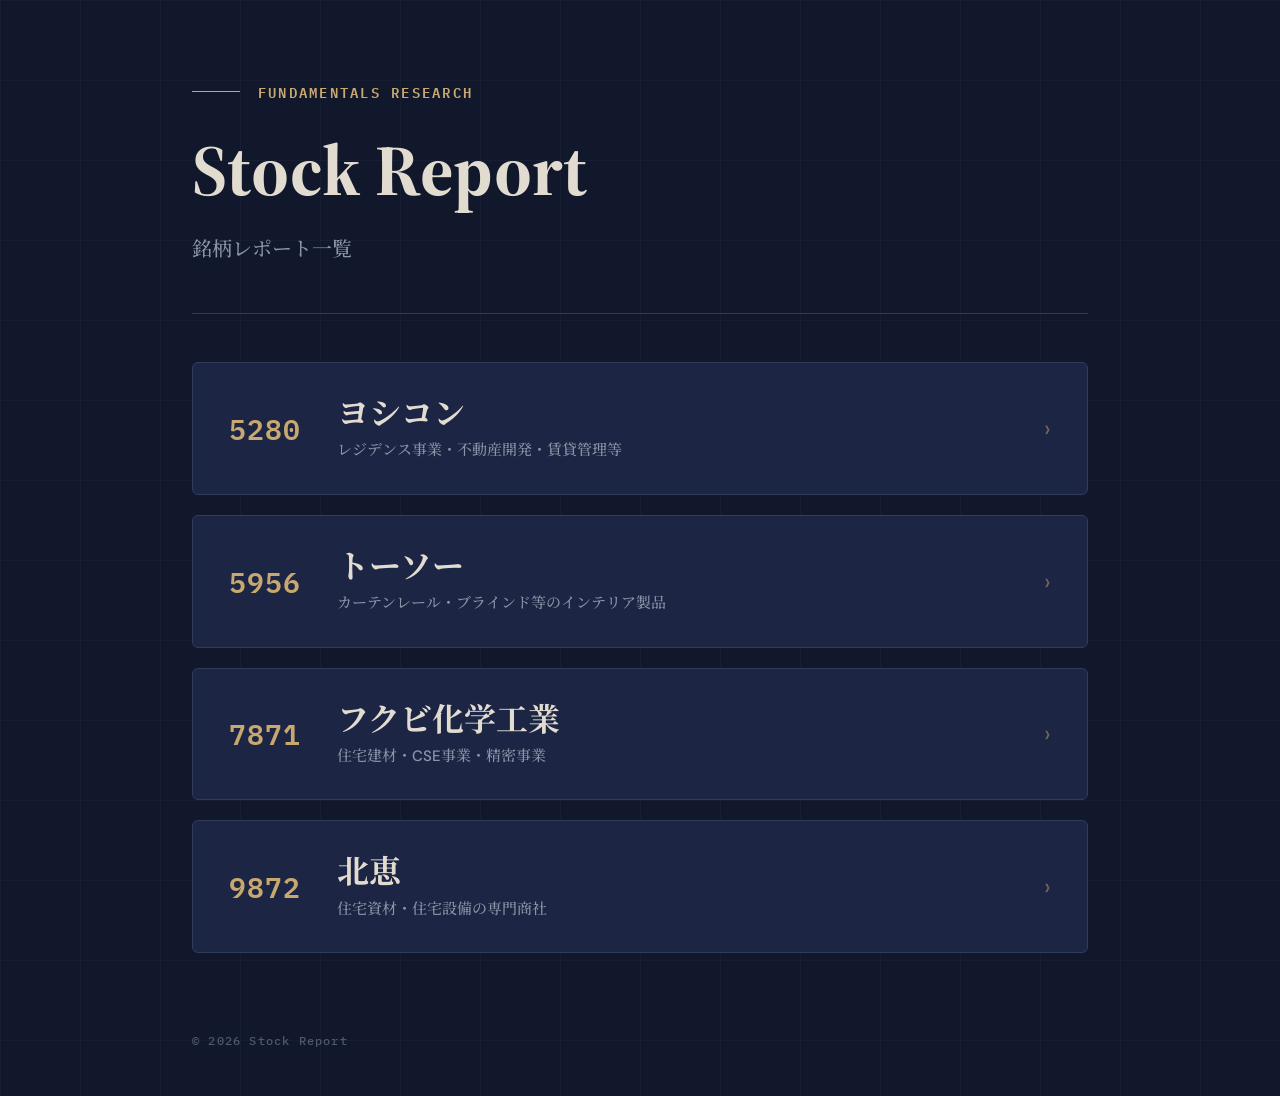
<file: index.html>
<!DOCTYPE html>
<html lang="ja">
<head>
    <meta charset="UTF-8">
    <meta name="viewport" content="width=device-width, initial-scale=1.0">
    <title>Stock Report</title>
    <link rel="preconnect" href="https://fonts.googleapis.com">
    <link rel="preconnect" href="https://fonts.gstatic.com" crossorigin>
    <link href="https://fonts.googleapis.com/css2?family=DM+Sans:wght@400;500;700&family=IBM+Plex+Mono:wght@500;600&family=Noto+Serif+JP:wght@500;600;700;800&family=Source+Serif+4:opsz,wght@8..60,500;8..60,600;8..60,700&display=swap" rel="stylesheet">
    <style>
        :root {
            --stage-bg: #11182b;
            --navy: #1c2644;
            --navy-alt: #232f55;
            --cream: #f0ece3;
            --cream-alt: #e6e0d4;
            --text-warm: #e2dcd0;
            --text-muted-dark: #8a96a8;
            --text-hint-dark: #4e5a6e;
            --ink: #1a2030;
            --text-muted-light: #5a6270;
            --text-hint-light: #9aa0a8;
            --gold: #c8a870;
            --border-dark: #2e3d5c;
            --border-light: #cac4b4;
            --font-display: "Source Serif 4", "Noto Serif JP", serif;
            --font-body: "DM Sans", "Noto Serif JP", sans-serif;
            --font-mono: "IBM Plex Mono", monospace;
        }

        * {
            box-sizing: border-box;
            margin: 0;
            padding: 0;
        }

        html, body {
            width: 100%;
            min-height: 100vh;
            background: var(--stage-bg);
            color: var(--text-warm);
            font-family: var(--font-body);
        }

        body {
            background:
                linear-gradient(rgba(255, 255, 255, 0.026) 1px, transparent 1px),
                linear-gradient(90deg, rgba(255, 255, 255, 0.026) 1px, transparent 1px),
                var(--stage-bg);
            background-size: 80px 80px, 80px 80px, auto;
        }

        /* Header */
        .site-header {
            max-width: 960px;
            margin: 0 auto;
            padding: 80px 32px 0;
        }

        .site-header .kicker {
            display: flex;
            align-items: center;
            gap: 18px;
            margin-bottom: 28px;
            color: var(--gold);
            font-family: var(--font-mono);
            font-size: 14px;
            font-weight: 600;
            letter-spacing: 0.16em;
            text-transform: uppercase;
        }

        .site-header .kicker::before {
            content: "";
            display: block;
            width: 48px;
            height: 1px;
            background: var(--gold);
        }

        .site-header h1 {
            font-family: var(--font-display);
            font-size: 72px;
            font-weight: 700;
            line-height: 1.08;
            letter-spacing: 0;
        }

        .site-header .subtitle {
            margin-top: 24px;
            color: var(--text-muted-dark);
            font-size: 20px;
            font-weight: 500;
            line-height: 1.6;
        }

        .divider {
            max-width: 960px;
            margin: 48px auto;
            padding: 0 32px;
        }

        .divider hr {
            border: none;
            height: 1px;
            background: var(--border-dark);
        }

        /* Card list */
        .card-list {
            max-width: 960px;
            margin: 0 auto;
            padding: 0 32px 80px;
            display: flex;
            flex-direction: column;
            gap: 20px;
        }

        .card {
            display: grid;
            grid-template-columns: auto 1fr auto;
            align-items: center;
            gap: 28px;
            padding: 32px 36px;
            background: var(--navy);
            border: 1px solid var(--border-dark);
            border-radius: 6px;
            text-decoration: none;
            color: inherit;
            transition: border-color 0.3s ease, transform 0.3s ease, box-shadow 0.3s ease;
        }

        .card:hover {
            border-color: var(--gold);
            transform: translateY(-2px);
            box-shadow: 0 8px 32px rgba(0, 0, 0, 0.3);
        }

        .card:focus-visible {
            outline: 2px solid var(--gold);
            outline-offset: 2px;
        }

        .card-ticker {
            font-family: var(--font-mono);
            font-size: 28px;
            font-weight: 600;
            color: var(--gold);
            letter-spacing: 0.04em;
            min-width: 80px;
        }

        .card-body h2 {
            font-family: var(--font-display);
            font-size: 32px;
            font-weight: 700;
            line-height: 1.2;
        }

        .card-body .card-desc {
            margin-top: 6px;
            color: var(--text-muted-dark);
            font-size: 15px;
            font-weight: 500;
            line-height: 1.5;
        }

        .card-arrow {
            color: var(--gold);
            font-size: 24px;
            opacity: 0.5;
            transition: opacity 0.3s ease, transform 0.3s ease;
        }

        .card:hover .card-arrow {
            opacity: 1;
            transform: translateX(4px);
        }

        /* Footer */
        .site-footer {
            max-width: 960px;
            margin: 0 auto;
            padding: 0 32px 48px;
            color: var(--text-hint-dark);
            font-family: var(--font-mono);
            font-size: 12px;
            font-weight: 500;
            letter-spacing: 0.1em;
        }

        /* Responsive */
        @media (max-width: 640px) {
            .site-header {
                padding: 48px 20px 0;
            }

            .site-header h1 {
                font-size: 44px;
            }

            .divider {
                padding: 0 20px;
                margin: 32px auto;
            }

            .card-list {
                padding: 0 20px 60px;
            }

            .card {
                grid-template-columns: auto 1fr auto;
                gap: 16px;
                padding: 24px 20px;
            }

            .card-ticker {
                font-size: 20px;
                min-width: 60px;
            }

            .card-body h2 {
                font-size: 22px;
            }

            .site-footer {
                padding: 0 20px 32px;
            }
        }
    </style>
</head>
<body>
    <header class="site-header">
        <div class="kicker">Fundamentals Research</div>
        <h1>Stock Report</h1>
        <p class="subtitle">銘柄レポート一覧</p>
    </header>

    <div class="divider"><hr></div>

    <main class="card-list" id="cardList"></main>

    <footer class="site-footer">
        <span>&copy; 2026 Stock Report</span>
    </footer>

    <script>
        const TICKERS = [
            { ticker: "5280", name: "ヨシコン", desc: "レジデンス事業・不動産開発・賃貸管理等", hasHtml: true },
            { ticker: "5956", name: "トーソー", desc: "カーテンレール・ブラインド等のインテリア製品", hasHtml: false },
            { ticker: "7871", name: "フクビ化学工業", desc: "住宅建材・CSE事業・精密事業", hasHtml: false },
            { ticker: "9872", name: "北恵", desc: "住宅資材・住宅設備の専門商社", hasHtml: false },
        ];

        const list = document.getElementById("cardList");

        TICKERS.forEach((item) => {
            const href = item.hasHtml
                ? `assets/${item.ticker}/${item.ticker}.html`
                : `viewer.html?ticker=${item.ticker}`;

            const a = document.createElement("a");
            a.className = "card";
            a.href = href;
            a.innerHTML = `
                <span class="card-ticker">${item.ticker}</span>
                <div class="card-body">
                    <h2>${item.name}</h2>
                    <p class="card-desc">${item.desc}</p>
                </div>
                <span class="card-arrow">›</span>
            `;
            list.appendChild(a);
        });
    </script>
</body>
</html>
</file>
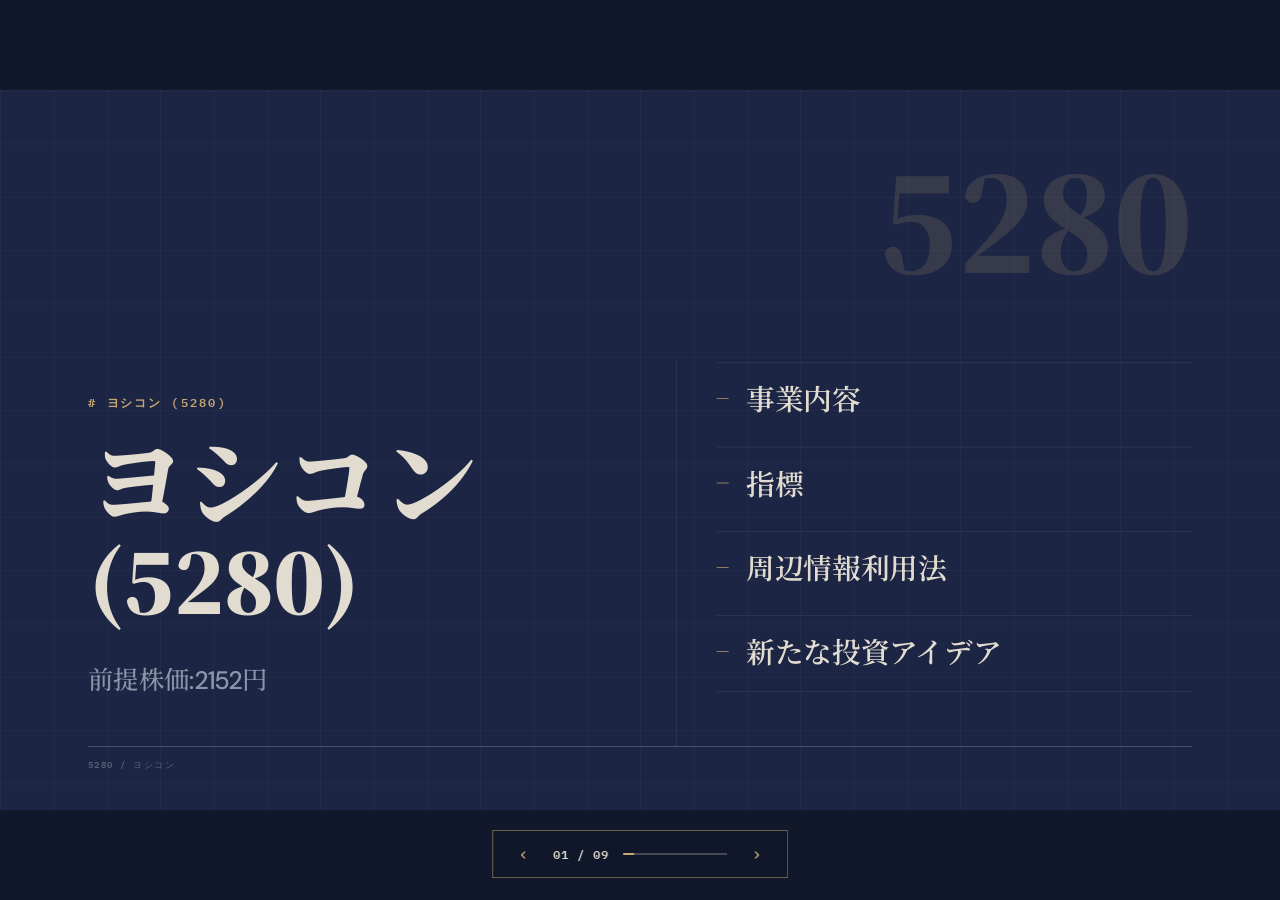
<file: assets/5280/5280.html>
<!DOCTYPE html>
<html lang="ja">
<head>
    <meta charset="UTF-8">
    <meta name="viewport" content="width=device-width, initial-scale=1.0">
    <title>ヨシコン (5280)</title>
    <link rel="preconnect" href="https://fonts.googleapis.com">
    <link rel="preconnect" href="https://fonts.gstatic.com" crossorigin>
    <link href="https://fonts.googleapis.com/css2?family=DM+Sans:wght@400;500;700&family=IBM+Plex+Mono:wght@500;600&family=Noto+Serif+JP:wght@500;600;700;800&family=Source+Serif+4:opsz,wght@8..60,500;8..60,600;8..60,700&display=swap" rel="stylesheet">
    <style>
        /* === THEME === */
        :root {
            --stage-bg: #11182b;
            --slide-bg: #1c2644;
            --navy: #1c2644;
            --navy-alt: #232f55;
            --cream: #f0ece3;
            --cream-alt: #e6e0d4;
            --text-warm: #e2dcd0;
            --text-muted-dark: #8a96a8;
            --text-hint-dark: #4e5a6e;
            --ink: #1a2030;
            --text-muted-light: #5a6270;
            --text-hint-light: #9aa0a8;
            --gold: #c8a870;
            --border-dark: #2e3d5c;
            --border-light: #cac4b4;
            --font-display: "Source Serif 4", "Noto Serif JP", serif;
            --font-body: "DM Sans", "Noto Serif JP", sans-serif;
            --font-mono: "IBM Plex Mono", monospace;
            --ease-out-expo: cubic-bezier(0.16, 1, 0.3, 1);
            --duration-normal: 620ms;
        }

        /* === RESET === */
        * {
            box-sizing: border-box;
            margin: 0;
            padding: 0;
        }

        /* ===========================================
           FIXED 16:9 STAGE: MANDATORY BASE STYLES
           Include this ENTIRE file in every presentation.
           Slides are authored at 1920×1080 and scaled as a whole.
           =========================================== */

        /* 1. Lock the browser viewport */
        html,
        body {
            width: 100%;
            height: 100%;
            margin: 0;
            overflow: hidden;
            background: var(--stage-bg, #000);
        }

        /* 2. Full-window deck viewport */
        .deck-viewport {
            position: fixed;
            inset: 0;
            overflow: hidden;
            background: var(--stage-bg, #000);
        }

        /* 3. Fixed 16:9 design canvas.
           JavaScript sets transform: translate(...) scale(...). */
        .deck-stage {
            position: absolute;
            left: 0;
            top: 0;
            width: 1920px;
            height: 1080px;
            overflow: hidden;
            transform-origin: 0 0;
            background: var(--slide-bg, #fff);
        }

        /* 4. Slides stack inside the fixed stage.
           Content must be laid out at 1920×1080, not reflowed per device. */
        .slide {
            position: absolute;
            inset: 0;
            width: 1920px;
            height: 1080px;
            overflow: hidden;
            display: block;
            visibility: hidden;
            opacity: 0;
            pointer-events: none;
            background: var(--slide-bg, #fff);
        }

        .slide.active,
        .slide.visible {
            visibility: visible;
            opacity: 1;
            pointer-events: auto;
            z-index: 1;
        }

        /* 5. Keep media inside authored slide bounds */
        img,
        video,
        canvas,
        svg {
            max-width: 100%;
            max-height: 100%;
        }

        /* 6. Presentation chrome stays outside the slide design system */
        .deck-controls {
            position: fixed;
            left: 50%;
            bottom: 22px;
            transform: translateX(-50%);
            z-index: 1000;
        }

        /* 7. Print one fixed-size slide per page */
        @media print {
            html,
            body {
                width: 1920px;
                height: auto;
                overflow: visible;
                background: #fff;
            }

            .deck-viewport {
                position: static;
                overflow: visible;
                background: #fff;
            }

            .deck-stage {
                position: static;
                width: auto;
                height: auto;
                transform: none !important;
                background: none;
            }

            .slide {
                position: relative;
                display: block !important;
                visibility: visible !important;
                opacity: 1 !important;
                pointer-events: auto !important;
                width: 1920px;
                height: 1080px;
                break-after: page;
                page-break-after: always;
            }

            .slide:last-child {
                break-after: auto;
                page-break-after: auto;
            }

            .deck-controls {
                display: none !important;
            }
        }

        /* 8. Reduced motion */
        @media (prefers-reduced-motion: reduce) {
            *,
            *::before,
            *::after {
                animation-duration: 0.01ms !important;
                transition-duration: 0.2s !important;
            }
        }

        /* === BASE TYPOGRAPHY === */
        body {
            color: var(--text-warm);
            font-family: var(--font-body);
        }

        h1,
        h2,
        h3,
        blockquote {
            font-family: var(--font-display);
            letter-spacing: 0;
        }

        em,
        .gold {
            color: var(--gold);
            font-style: italic;
        }

        /* === SLIDE SURFACES === */
        .slide.dark {
            --slide-bg: var(--navy);
            background:
                linear-gradient(rgba(255, 255, 255, 0.026) 1px, transparent 1px),
                linear-gradient(90deg, rgba(255, 255, 255, 0.026) 1px, transparent 1px),
                var(--navy);
            background-size: 80px 80px, 80px 80px, auto;
            color: var(--text-warm);
        }

        .slide.light {
            --slide-bg: var(--cream);
            background:
                linear-gradient(rgba(26, 32, 48, 0.035) 1px, transparent 1px),
                linear-gradient(90deg, rgba(26, 32, 48, 0.035) 1px, transparent 1px),
                var(--cream);
            background-size: 80px 80px, 80px 80px, auto;
            color: var(--ink);
        }

        .slide.split {
            background: linear-gradient(90deg, var(--navy) 0 42%, var(--cream) 42% 100%);
            color: var(--ink);
        }

        /* === CHROME === */
        .chrome {
            position: absolute;
            top: 62px;
            left: 132px;
            right: 132px;
            display: flex;
            align-items: center;
            justify-content: space-between;
            border-bottom: 1px solid currentColor;
            padding-bottom: 20px;
            color: inherit;
            opacity: 0.62;
            font-family: var(--font-mono);
            font-size: 15px;
            font-weight: 600;
            letter-spacing: 0.14em;
        }

        .light .chrome,
        .split .chrome {
            color: var(--text-muted-light);
        }

        .dark .chrome {
            color: var(--text-muted-dark);
        }

        .footer-note {
            position: absolute;
            left: 132px;
            right: 132px;
            bottom: 58px;
            border-top: 1px solid currentColor;
            padding-top: 18px;
            color: inherit;
            opacity: 0.54;
            font-family: var(--font-mono);
            font-size: 14px;
            font-weight: 500;
            letter-spacing: 0.12em;
        }

        .light .footer-note,
        .split .footer-note {
            color: var(--text-muted-light);
        }

        .dark .footer-note {
            color: var(--text-muted-dark);
        }

        /* === ANIMATIONS === */
        .reveal {
            opacity: 0;
            transform: translateY(28px);
            transition:
                opacity var(--duration-normal) var(--ease-out-expo),
                transform var(--duration-normal) var(--ease-out-expo);
        }

        .reveal-left {
            opacity: 0;
            transform: translateX(-44px);
            transition:
                opacity var(--duration-normal) var(--ease-out-expo),
                transform var(--duration-normal) var(--ease-out-expo);
        }

        .reveal-scale {
            opacity: 0;
            transform: scale(0.965);
            transition:
                opacity 760ms var(--ease-out-expo),
                transform 760ms var(--ease-out-expo);
        }

        .slide.visible .reveal,
        .slide.visible .reveal-left,
        .slide.visible .reveal-scale {
            opacity: 1;
            transform: none;
        }

        .d1 { transition-delay: 80ms; }
        .d2 { transition-delay: 160ms; }
        .d3 { transition-delay: 240ms; }
        .d4 { transition-delay: 320ms; }
        .d5 { transition-delay: 400ms; }
        .d6 { transition-delay: 480ms; }

        /* === SHARED LAYOUT === */
        .kicker {
            display: flex;
            align-items: center;
            gap: 18px;
            margin-bottom: 28px;
            color: var(--gold);
            font-family: var(--font-mono);
            font-size: 16px;
            font-weight: 600;
            letter-spacing: 0.16em;
        }

        .kicker::before {
            content: "";
            display: block;
            width: 48px;
            height: 1px;
            background: var(--gold);
        }

        .section-title {
            font-size: 72px;
            font-weight: 700;
            line-height: 1.15;
        }

        .copy {
            font-family: var(--font-body);
            font-size: 29px;
            font-weight: 500;
            line-height: 1.72;
        }

        .small-copy {
            font-family: var(--font-body);
            font-size: 23px;
            font-weight: 500;
            line-height: 1.65;
        }

        .tiny-copy {
            font-family: var(--font-body);
            font-size: 20px;
            font-weight: 500;
            line-height: 1.48;
        }

        .muted-dark {
            color: var(--text-muted-dark);
        }

        .muted-light {
            color: var(--text-muted-light);
        }

        .hairline {
            width: 100%;
            height: 1px;
            margin: 28px 0;
            background: currentColor;
            opacity: 0.28;
        }

        .content {
            position: absolute;
            left: 132px;
            right: 132px;
            top: 158px;
            bottom: 112px;
        }

        .two-col {
            display: grid;
            grid-template-columns: 1fr 1fr;
            gap: 52px;
        }

        .three-col {
            display: grid;
            grid-template-columns: repeat(3, 1fr);
            gap: 36px;
        }

        .panel {
            border-top: 2px solid var(--gold);
            padding: 32px 0 0;
        }

        .light .panel,
        .split .panel {
            border-bottom: 1px solid var(--border-light);
            padding-bottom: 30px;
        }

        .dark .panel {
            border-bottom: 1px solid var(--border-dark);
            padding-bottom: 30px;
        }

        .panel h3 {
            margin-bottom: 22px;
            font-size: 38px;
            font-weight: 700;
            line-height: 1.2;
        }

        .panel .audience {
            display: inline-block;
            margin-bottom: 22px;
            border: 1px solid var(--gold);
            padding: 8px 13px;
            color: var(--gold);
            font-family: var(--font-mono);
            font-size: 14px;
            font-weight: 600;
            letter-spacing: 0.11em;
        }

        ul,
        ol {
            list-style: none;
        }

        li {
            position: relative;
            padding-left: 31px;
        }

        li + li {
            margin-top: 13px;
        }

        li::before {
            content: "";
            position: absolute;
            top: 0.82em;
            left: 0;
            width: 14px;
            height: 1px;
            background: var(--gold);
        }

        .nested {
            margin-top: 14px;
            padding-left: 8px;
        }

        .nested li {
            padding-left: 25px;
        }

        .nested li + li {
            margin-top: 9px;
        }

        .nested li::before {
            width: 8px;
        }

        /* === TITLE SLIDE === */
        .title-content {
            position: absolute;
            left: 132px;
            right: 132px;
            top: 116px;
            bottom: 95px;
            display: grid;
            grid-template-columns: 1.02fr 0.98fr;
            gap: 76px;
            align-items: end;
        }

        .title-block {
            padding-bottom: 72px;
        }

        .title-kicker {
            color: var(--gold);
            font-family: var(--font-mono);
            font-size: 18px;
            font-weight: 600;
            letter-spacing: 0.16em;
        }

        .title-block h1 {
            margin-top: 38px;
            font-size: 146px;
            font-weight: 800;
            line-height: 0.98;
        }

        .title-block .price {
            margin-top: 52px;
            color: var(--text-muted-dark);
            font-family: var(--font-body);
            font-size: 38px;
            font-weight: 500;
            line-height: 1.42;
        }

        .title-index {
            border-left: 1px solid var(--border-dark);
            padding-left: 60px;
            padding-bottom: 82px;
        }

        .title-index li {
            padding: 31px 0 31px 44px;
            border-top: 1px solid var(--border-dark);
            color: var(--text-warm);
            font-family: var(--font-display);
            font-size: 43px;
            font-weight: 600;
            line-height: 1.18;
        }

        .title-index li:last-child {
            border-bottom: 1px solid var(--border-dark);
        }

        .title-index li::before {
            top: 53px;
            width: 18px;
            background: var(--gold);
        }

        .title-mark {
            position: absolute;
            right: 132px;
            top: 80px;
            color: rgba(200, 168, 112, 0.16);
            font-family: var(--font-display);
            font-size: 230px;
            font-weight: 700;
            line-height: 1;
        }

        /* === BUSINESS SLIDE === */
        .business-grid {
            margin-top: 44px;
        }

        .business-grid .panel {
            min-height: 525px;
        }

        .business-grid .num {
            color: var(--gold);
            font-family: var(--font-display);
            font-size: 74px;
            font-weight: 700;
            line-height: 0.9;
        }

        .business-grid h3 {
            margin-top: 18px;
        }

        .business-grid .small-copy {
            font-size: 24px;
        }

        /* === STATEMENT SLIDE === */
        .statement-wrap {
            position: absolute;
            left: 132px;
            right: 132px;
            top: 150px;
            bottom: 105px;
            display: grid;
            grid-template-columns: 0.92fr 1.08fr;
            gap: 68px;
            align-items: center;
        }

        .statement-head {
            border-right: 1px solid var(--border-dark);
            padding-right: 56px;
        }

        .statement-head h2 {
            margin-top: 28px;
            font-size: 86px;
            font-weight: 700;
            line-height: 1.08;
        }

        .statement-copy {
            color: var(--text-warm);
            font-family: var(--font-display);
            font-size: 56px;
            font-weight: 600;
            line-height: 1.55;
        }

        .statement-copy span {
            color: var(--gold);
        }

        /* === METRICS SLIDE === */
        .metrics-grid {
            display: grid;
            grid-template-columns: 1.14fr 0.86fr;
            gap: 56px;
            margin-top: 42px;
        }

        .formula-box {
            border-top: 2px solid var(--gold);
            border-bottom: 1px solid var(--border-light);
            padding: 38px 0 42px;
        }

        .formula-box .label,
        .metric-card .label {
            color: var(--text-muted-light);
            font-family: var(--font-mono);
            font-size: 14px;
            font-weight: 600;
            letter-spacing: 0.13em;
        }

        .formula-box .formula {
            margin-top: 32px;
            font-family: var(--font-display);
            font-size: 45px;
            font-weight: 600;
            line-height: 1.28;
        }

        .formula-box .value {
            margin-top: 28px;
            color: var(--gold);
            font-family: var(--font-display);
            font-size: 104px;
            font-weight: 700;
            line-height: 0.96;
        }

        .metric-stack {
            display: grid;
            grid-template-columns: 1fr 1fr;
            gap: 26px;
        }

        .metric-card {
            min-height: 158px;
            border-top: 1px solid var(--border-light);
            padding-top: 24px;
        }

        .metric-card strong {
            display: block;
            margin-top: 16px;
            color: var(--gold);
            font-family: var(--font-display);
            font-size: 56px;
            font-weight: 700;
            line-height: 1;
        }

        .metric-card span {
            display: block;
            margin-top: 14px;
            color: var(--text-muted-light);
            font-size: 21px;
            line-height: 1.42;
        }

        .metric-wide {
            grid-column: span 2;
        }

        /* === INTERVIEW SLIDES === */
        .interview-grid {
            display: grid;
            grid-template-columns: 0.78fr 1.22fr;
            gap: 64px;
            margin-top: 46px;
        }

        .source-box {
            border-top: 2px solid var(--gold);
            border-bottom: 1px solid var(--border-dark);
            padding: 32px 0 34px;
        }

        .source-box p {
            color: var(--text-warm);
            font-family: var(--font-display);
            font-size: 44px;
            font-weight: 600;
            line-height: 1.36;
        }

        .interview-list {
            border-top: 1px solid var(--border-dark);
            padding-top: 32px;
        }

        .interview-list .copy {
            font-size: 32px;
        }

        .decision-line {
            margin-top: 58px;
            border-top: 2px solid var(--gold);
            padding-top: 38px;
            color: var(--text-warm);
            font-family: var(--font-display);
            font-size: 62px;
            font-weight: 700;
            line-height: 1.32;
        }

        /* === QUOTE SLIDE === */
        .quote-layout {
            position: absolute;
            left: 132px;
            right: 132px;
            top: 154px;
            bottom: 112px;
            display: grid;
            grid-template-columns: 0.96fr 1.04fr;
            gap: 66px;
            align-items: start;
        }

        .quote-card {
            border-top: 2px solid var(--gold);
            border-bottom: 1px solid var(--border-light);
            padding: 42px 0 46px;
        }

        .quote-card blockquote {
            color: var(--ink);
            font-size: 48px;
            font-weight: 600;
            line-height: 1.45;
        }

        .quote-card cite {
            display: block;
            margin-top: 34px;
            color: var(--text-muted-light);
            font-family: var(--font-mono);
            font-size: 17px;
            font-style: normal;
            font-weight: 600;
            letter-spacing: 0.12em;
        }

        .idea-list {
            border-top: 1px solid var(--border-light);
            padding-top: 33px;
        }

        .idea-list .small-copy {
            font-size: 25px;
        }

        /* === SCREENING SLIDE === */
        .screening-layout {
            display: grid;
            grid-template-columns: 0.84fr 1.16fr;
            gap: 48px;
            margin-top: 42px;
        }

        .condition-box {
            border-top: 2px solid var(--gold);
            padding-top: 34px;
        }

        .condition-box .copy {
            font-size: 32px;
        }

        .condition-box .small-copy {
            margin-top: 34px;
            border-top: 1px solid var(--border-dark);
            padding-top: 28px;
            color: var(--text-muted-dark);
            font-size: 24px;
        }

        .mini-table {
            border-collapse: collapse;
            width: 100%;
            color: var(--text-warm);
            font-family: var(--font-body);
        }

        .mini-table th {
            border-top: 1px solid var(--border-dark);
            border-bottom: 1px solid var(--border-dark);
            padding: 16px 12px;
            color: var(--gold);
            font-family: var(--font-mono);
            font-size: 14px;
            font-weight: 600;
            letter-spacing: 0.1em;
            text-align: right;
        }

        .mini-table th:nth-child(2),
        .mini-table th:nth-child(3) {
            text-align: left;
        }

        .mini-table td {
            border-bottom: 1px solid rgba(46, 61, 92, 0.72);
            padding: 17px 10px;
            font-size: 19px;
            font-weight: 500;
            line-height: 1.36;
            text-align: right;
            vertical-align: top;
        }

        .mini-table td:nth-child(1) {
            color: var(--gold);
            font-family: var(--font-mono);
            font-size: 17px;
            font-weight: 600;
        }

        .mini-table td:nth-child(2),
        .mini-table td:nth-child(3) {
            text-align: left;
        }

        .mini-table td:nth-child(3) {
            width: 390px;
            color: var(--text-muted-dark);
        }

        /* === TABLE SLIDE === */
        .full-table-wrap {
            margin-top: 34px;
        }

        .full-table {
            border-collapse: collapse;
            width: 100%;
            color: var(--ink);
            font-family: var(--font-body);
        }

        .full-table th {
            border-top: 1px solid var(--border-light);
            border-bottom: 1px solid var(--border-light);
            padding: 17px 12px;
            color: var(--gold);
            font-family: var(--font-mono);
            font-size: 14px;
            font-weight: 600;
            letter-spacing: 0.1em;
            text-align: right;
        }

        .full-table th:nth-child(2),
        .full-table th:nth-child(3) {
            text-align: left;
        }

        .full-table td {
            border-bottom: 1px solid rgba(202, 196, 180, 0.86);
            padding: 22px 12px;
            font-size: 23px;
            font-weight: 500;
            line-height: 1.42;
            text-align: right;
            vertical-align: top;
        }

        .full-table td:nth-child(1) {
            color: var(--gold);
            font-family: var(--font-mono);
            font-size: 20px;
            font-weight: 600;
        }

        .full-table td:nth-child(2) {
            width: 190px;
            font-weight: 700;
            text-align: left;
        }

        .full-table td:nth-child(3) {
            width: 680px;
            color: var(--text-muted-light);
            text-align: left;
        }

        /* === PROGRESS AND CONTROLS === */
        .deck-controls {
            display: flex;
            align-items: center;
            gap: 14px;
            border: 1px solid rgba(200, 168, 112, 0.5);
            background: rgba(17, 24, 43, 0.76);
            padding: 9px 14px;
            color: var(--text-warm);
            font-family: var(--font-mono);
            font-size: 12px;
            font-weight: 600;
            letter-spacing: 0.08em;
            backdrop-filter: blur(10px);
        }

        .control-button {
            width: 32px;
            height: 28px;
            border: 0;
            background: transparent;
            color: var(--gold);
            cursor: pointer;
            font-family: var(--font-mono);
            font-size: 18px;
            line-height: 1;
        }

        .progress-track {
            width: 104px;
            height: 2px;
            background: rgba(226, 220, 208, 0.26);
        }

        .progress-bar {
            width: 0;
            height: 100%;
            background: var(--gold);
            transition: width 260ms ease;
        }

        /* === INLINE EDITING === */
        .edit-hotzone {
            position: fixed;
            top: 0;
            left: 0;
            z-index: 10000;
            width: 82px;
            height: 82px;
            cursor: pointer;
        }

        .edit-toggle {
            position: fixed;
            top: 18px;
            left: 18px;
            z-index: 10001;
            width: 42px;
            height: 42px;
            border: 1px solid rgba(200, 168, 112, 0.7);
            background: rgba(17, 24, 43, 0.82);
            color: var(--gold);
            opacity: 0;
            pointer-events: none;
            transition: opacity 0.3s ease;
            cursor: pointer;
            font-family: var(--font-mono);
            font-size: 15px;
            font-weight: 600;
        }

        .edit-toggle.show,
        .edit-toggle.active {
            opacity: 1;
            pointer-events: auto;
        }

        .editing .editable {
            outline: 1px dashed rgba(200, 168, 112, 0.72);
            outline-offset: 4px;
        }

        .save-toast {
            position: fixed;
            top: 20px;
            left: 74px;
            z-index: 10001;
            border: 1px solid rgba(200, 168, 112, 0.55);
            background: rgba(17, 24, 43, 0.86);
            padding: 12px 16px;
            color: var(--text-warm);
            opacity: 0;
            transform: translateY(-8px);
            transition: opacity 240ms ease, transform 240ms ease;
            font-family: var(--font-mono);
            font-size: 12px;
            font-weight: 600;
            letter-spacing: 0.08em;
            pointer-events: none;
        }

        .save-toast.show {
            opacity: 1;
            transform: translateY(0);
        }
    </style>
</head>
<body>
    <div class="deck-viewport">
        <main class="deck-stage" id="deckStage">
            <section class="slide dark active">
                <div class="title-mark">5280</div>
                <div class="title-content">
                    <div class="title-block">
                        <div class="title-kicker reveal editable" data-edit-id="s1-kicker"># ヨシコン (5280)</div>
                        <h1 class="reveal d1 editable" data-edit-id="s1-title">ヨシコン<br>(5280)</h1>
                        <p class="price reveal d2 editable" data-edit-id="s1-price">前提株価:2152円</p>
                    </div>
                    <ol class="title-index reveal d3">
                        <li class="editable" data-edit-id="s1-index-1">事業内容</li>
                        <li class="editable" data-edit-id="s1-index-2">指標</li>
                        <li class="editable" data-edit-id="s1-index-3">周辺情報利用法</li>
                        <li class="editable" data-edit-id="s1-index-4">新たな投資アイデア</li>
                    </ol>
                </div>
                <div class="footer-note editable" data-edit-id="s1-footer">5280 / ヨシコン</div>
            </section>

            <section class="slide light">
                <div class="chrome"><span>事業内容</span><span>02 / 09</span></div>
                <div class="content">
                    <div class="kicker reveal editable" data-edit-id="s2-kicker">## 事業内容</div>
                    <h2 class="section-title reveal d1 editable" data-edit-id="s2-title">事業内容</h2>
                    <div class="three-col business-grid">
                        <article class="panel reveal d2">
                            <div class="num">1</div>
                            <h3 class="editable" data-edit-id="s2-h3-1">レジデンス事業</h3>
                            <span class="audience editable" data-edit-id="s2-audience-1">個人向け</span>
                            <ul class="small-copy">
                                <li class="editable" data-edit-id="s2-list-1-1">新規分譲マンションの提供</li>
                                <li class="editable" data-edit-id="s2-list-1-2">用地の取得</li>
                            </ul>
                        </article>
                        <article class="panel reveal d3">
                            <div class="num">2</div>
                            <h3 class="editable" data-edit-id="s2-h3-2">不動産開発事業</h3>
                            <span class="audience editable" data-edit-id="s2-audience-2">企業向け</span>
                            <ul class="small-copy">
                                <li class="editable" data-edit-id="s2-list-2-1">開発不動産物件の確保</li>
                                <li class="editable" data-edit-id="s2-list-2-2">開発</li>
                                <li class="editable" data-edit-id="s2-list-2-3">販売</li>
                                <li class="editable" data-edit-id="s2-list-2-4">不動産証券化事業</li>
                            </ul>
                        </article>
                        <article class="panel reveal d4">
                            <div class="num">3</div>
                            <h3 class="editable" data-edit-id="s2-h3-3">賃貸・管理等事業</h3>
                            <span class="audience editable" data-edit-id="s2-audience-3">ゼネコン（YCK）</span>
                            <ul class="small-copy">
                                <li class="editable" data-edit-id="s2-list-3-1">設計工事</li>
                                <li class="editable" data-edit-id="s2-list-3-2">賃貸</li>
                                <li class="editable" data-edit-id="s2-list-3-3">中古マンションの販売</li>
                            </ul>
                        </article>
                    </div>
                </div>
                <div class="footer-note editable" data-edit-id="s2-footer">東海道リート投資法人（2989）</div>
            </section>

            <section class="slide dark">
                <div class="chrome"><span>事業内容</span><span>03 / 09</span></div>
                <div class="statement-wrap">
                    <div class="statement-head">
                        <div class="kicker reveal editable" data-edit-id="s3-kicker">## 事業内容</div>
                        <h2 class="reveal d1 editable" data-edit-id="s3-title">事業内容</h2>
                    </div>
                    <p class="statement-copy reveal d2 editable" data-edit-id="s3-copy">東京エリアへマーケット拡大。不動産証券化で資金効率高。不動産業界の中では好財務。連続増配にこだわる。用地取得から建設,売却までの垂直統合により, コスト競争力に強み.静岡県での工場誘致など産業用途での競合少ない. 2027大型案件予定.</p>
                </div>
                <div class="footer-note editable" data-edit-id="s3-footer">5280 / ヨシコン</div>
            </section>

            <section class="slide light">
                <div class="chrome"><span>指標</span><span>04 / 09</span></div>
                <div class="content">
                    <div class="kicker reveal editable" data-edit-id="s4-kicker">## 指標</div>
                    <h2 class="section-title reveal d1 editable" data-edit-id="s4-title">指標</h2>
                    <div class="metrics-grid">
                        <div class="formula-box reveal d2">
                            <div class="label editable" data-edit-id="s4-label-1">前提株価:2152円</div>
                            <div class="formula editable" data-edit-id="s4-formula">(流動資産-負債-棚卸資産+有価証券x0.7)/時価総額</div>
                            <div class="value editable" data-edit-id="s4-value">=-0.51</div>
                            <p class="small-copy muted-light editable" data-edit-id="s4-fcf">過去10期の平均FCF/時価総額=-1.01%</p>
                        </div>
                        <div class="metric-stack reveal d3">
                            <div class="metric-card metric-wide">
                                <div class="label editable" data-edit-id="s4-label-2">per</div>
                                <strong class="editable" data-edit-id="s4-per-main">5.7倍</strong>
                                <span class="editable" data-edit-id="s4-per-sub">perは実績:5.7倍, 四季報予想 今期:5.4倍, 来期:4.9倍.</span>
                            </div>
                            <div class="metric-card">
                                <div class="label editable" data-edit-id="s4-label-3">PBR</div>
                                <strong class="editable" data-edit-id="s4-pbr">0.62倍</strong>
                                <span class="editable" data-edit-id="s4-pbr-text">PBRは0.62倍.</span>
                            </div>
                            <div class="metric-card">
                                <div class="label editable" data-edit-id="s4-label-4">自己資本比率</div>
                                <strong class="editable" data-edit-id="s4-equity">61.6%</strong>
                                <span class="editable" data-edit-id="s4-yield">自己資本比率は61.6%, 配当利回りは, 3.72%.</span>
                            </div>
                        </div>
                    </div>
                </div>
                <div class="footer-note editable" data-edit-id="s4-footer">5280 / ヨシコン</div>
            </section>

            <section class="slide dark">
                <div class="chrome"><span>周辺情報利用法</span><span>05 / 09</span></div>
                <div class="content">
                    <div class="kicker reveal editable" data-edit-id="s5-kicker">## 周辺情報利用法</div>
                    <h2 class="section-title reveal d1 editable" data-edit-id="s5-title">周辺情報利用法</h2>
                    <div class="interview-grid">
                        <div class="source-box reveal d2">
                            <p class="editable" data-edit-id="s5-source">穴吹工務店, 住友林業, ヨシコン にインタビューを行った.</p>
                        </div>
                        <div class="interview-list reveal d3">
                            <h3 class="editable" data-edit-id="s5-h3">現在の不動産市況</h3>
                            <ul class="copy">
                                <li class="editable" data-edit-id="s5-li-1">用地の取得がボトルネック.</li>
                                <li class="editable" data-edit-id="s5-li-2">ここ数年で不動産価格が高騰しており, 割安な土地はもう無い.</li>
                                <li class="editable" data-edit-id="s5-li-3">地主にアポを取って交渉をするが, 値段で決まってしまうことが多く優位性は出しづらい.</li>
                            </ul>
                        </div>
                    </div>
                </div>
                <div class="footer-note editable" data-edit-id="s5-footer">5280 / ヨシコン</div>
            </section>

            <section class="slide dark">
                <div class="chrome"><span>周辺情報利用法</span><span>06 / 09</span></div>
                <div class="content">
                    <div class="kicker reveal editable" data-edit-id="s6-kicker">## 周辺情報利用法</div>
                    <h2 class="section-title reveal d1 editable" data-edit-id="s6-title">イラン戦争</h2>
                    <div class="two-col">
                        <div class="interview-list reveal d2">
                            <ul class="copy">
                                <li class="editable" data-edit-id="s6-li-1">バスタブが日本に入ってこない.</li>
                                <li class="editable" data-edit-id="s6-li-2">工期を遅らせて値下がりを待つか, 高値の在庫を買うかの2択.</li>
                            </ul>
                            <ul class="small-copy nested muted-dark">
                                <li class="editable" data-edit-id="s6-nested-1">ヨシコンは今のところ遅らせる方針.</li>
                                <li class="editable" data-edit-id="s6-nested-2">大きな収益源となる菊川の1棟売りの物件は, 発注済みのため工期は遅れない.</li>
                            </ul>
                        </div>
                        <div class="decision-line reveal d3 editable" data-edit-id="s6-decision">よって, ヨシコンは買える銘柄ではなさそう.</div>
                    </div>
                </div>
                <div class="footer-note editable" data-edit-id="s6-footer">5280 / ヨシコン</div>
            </section>

            <section class="slide light">
                <div class="chrome"><span>新たな投資アイデア</span><span>07 / 09</span></div>
                <div class="quote-layout">
                    <div>
                        <div class="kicker reveal editable" data-edit-id="s7-kicker">## 新たな投資アイデア</div>
                        <h2 class="section-title reveal d1 editable" data-edit-id="s7-title">ポイント11</h2>
                        <div class="quote-card reveal d2">
                            <blockquote class="editable" data-edit-id="s7-quote">その会社には同業他社よりも優れている可能性を示唆する業界特有の要素があるか?</blockquote>
                            <cite class="editable" data-edit-id="s7-cite">フィリップ・フィッシャー</cite>
                        </div>
                    </div>
                    <div class="idea-list reveal d3">
                        <ul class="small-copy">
                            <li class="editable" data-edit-id="s7-li-1">悪条件の土地を上手く利用して, 付加価値をつけて高値で売る.</li>
                            <li class="editable" data-edit-id="s7-li-2">これが不動産デベにおいての, "要素" とのこと.</li>
                            <li class="editable" data-edit-id="s7-li-3">具体的には</li>
                        </ul>
                        <ul class="small-copy nested">
                            <li class="editable" data-edit-id="s7-nested-1">フージャースHD(3284)が該当するとのこと.</li>
                            <li class="editable" data-edit-id="s7-nested-2">大阪の立地はいいのに池になっていて他社が手を出せなかった土地を, 埋め立てて商業施設を建てて高値で売却.</li>
                        </ul>
                    </div>
                </div>
                <div class="footer-note editable" data-edit-id="s7-footer">5280 / ヨシコン</div>
            </section>

            <section class="slide dark">
                <div class="chrome"><span>新たな投資アイデア</span><span>08 / 09</span></div>
                <div class="content">
                    <div class="kicker reveal editable" data-edit-id="s8-kicker">### 土地や建材の高騰</div>
                    <h2 class="section-title reveal d1 editable" data-edit-id="s8-title">土地や建材の高騰</h2>
                    <div class="screening-layout">
                        <div class="condition-box reveal d2">
                            <p class="copy editable" data-edit-id="s8-copy-1">ncrが-1.91でバリュー株とは言えないため, 私の投資対象ではなかった.<br>他の不動産関連企業を探す時にこの"要素"は注目したい.</p>
                            <p class="small-copy editable" data-edit-id="s8-copy-2">既存物件を持っている会社や, リフォーム業者に妙味ありか?</p>
                            <p class="small-copy editable" data-edit-id="s8-copy-3">スクリーニング条件は net_cash_ratio &gt;= 0.7、0 &lt; PER &lt; 100、自己資本比率 &gt; 50%、10年平均FCF利回り &gt;= 5%</p>
                        </div>
                        <table class="mini-table reveal d3">
                            <thead>
                                <tr>
                                    <th>code</th>
                                    <th>銘柄</th>
                                    <th>見立て</th>
                                    <th>ncr</th>
                                    <th>FCF%</th>
                                </tr>
                            </thead>
                            <tbody>
                                <tr>
                                    <td class="editable" data-edit-id="s8-code-1">9872</td>
                                    <td class="editable" data-edit-id="s8-name-1">北恵</td>
                                    <td class="editable" data-edit-id="s8-view-1">住宅資材・住宅設備の商社。内外装材・設備機器・床材などで中古住宅リフォームに近い</td>
                                    <td class="editable" data-edit-id="s8-ncr-1">1.03</td>
                                    <td class="editable" data-edit-id="s8-fcf-1">6.71</td>
                                </tr>
                                <tr>
                                    <td class="editable" data-edit-id="s8-code-2">5956</td>
                                    <td class="editable" data-edit-id="s8-name-2">トーソー</td>
                                    <td class="editable" data-edit-id="s8-view-2">カーテンレール・ブラインド等のインテリア製品。内装更新需要</td>
                                    <td class="editable" data-edit-id="s8-ncr-2">1.01</td>
                                    <td class="editable" data-edit-id="s8-fcf-2">7.65</td>
                                </tr>
                                <tr>
                                    <td class="editable" data-edit-id="s8-code-3">7871</td>
                                    <td class="editable" data-edit-id="s8-name-3">フクビ化学工業</td>
                                    <td class="editable" data-edit-id="s8-view-3">新築・リフォーム用建築資材、住宅建材。テーマ適合度高め</td>
                                    <td class="editable" data-edit-id="s8-ncr-3">1.00</td>
                                    <td class="editable" data-edit-id="s8-fcf-3">6.16</td>
                                </tr>
                            </tbody>
                        </table>
                    </div>
                </div>
                <div class="footer-note editable" data-edit-id="s8-footer">5280 / ヨシコン</div>
            </section>

            <section class="slide light">
                <div class="chrome"><span>土地や建材の高騰</span><span>09 / 09</span></div>
                <div class="content">
                    <div class="kicker reveal editable" data-edit-id="s9-kicker">### 土地や建材の高騰</div>
                    <h2 class="section-title reveal d1 editable" data-edit-id="s9-title">土地や建材の高騰</h2>
                    <div class="full-table-wrap reveal d2">
                        <table class="full-table">
                            <thead>
                                <tr>
                                    <th>code</th>
                                    <th>銘柄</th>
                                    <th>見立て</th>
                                    <th>ncr</th>
                                    <th>FCF%</th>
                                    <th>自己資本%</th>
                                    <th>PER</th>
                                    <th>PBR</th>
                                </tr>
                            </thead>
                            <tbody>
                                <tr>
                                    <td class="editable" data-edit-id="s9-code-1">9872</td>
                                    <td class="editable" data-edit-id="s9-name-1">北恵</td>
                                    <td class="editable" data-edit-id="s9-view-1">住宅資材・住宅設備の商社。内外装材・設備機器・床材などで中古住宅リフォームに近い</td>
                                    <td class="editable" data-edit-id="s9-ncr-1">1.03</td>
                                    <td class="editable" data-edit-id="s9-fcf-1">6.71</td>
                                    <td class="editable" data-edit-id="s9-equity-1">50.0</td>
                                    <td class="editable" data-edit-id="s9-per-1">15.7</td>
                                    <td class="editable" data-edit-id="s9-pbr-1">0.62</td>
                                </tr>
                                <tr>
                                    <td class="editable" data-edit-id="s9-code-2">5956</td>
                                    <td class="editable" data-edit-id="s9-name-2">トーソー</td>
                                    <td class="editable" data-edit-id="s9-view-2">カーテンレール・ブラインド等のインテリア製品。内装更新需要</td>
                                    <td class="editable" data-edit-id="s9-ncr-2">1.01</td>
                                    <td class="editable" data-edit-id="s9-fcf-2">7.65</td>
                                    <td class="editable" data-edit-id="s9-equity-2">60.5</td>
                                    <td class="editable" data-edit-id="s9-per-2">12.5</td>
                                    <td class="editable" data-edit-id="s9-pbr-2">0.38</td>
                                </tr>
                                <tr>
                                    <td class="editable" data-edit-id="s9-code-3">7871</td>
                                    <td class="editable" data-edit-id="s9-name-3">フクビ化学工業</td>
                                    <td class="editable" data-edit-id="s9-view-3">新築・リフォーム用建築資材、住宅建材。テーマ適合度高め</td>
                                    <td class="editable" data-edit-id="s9-ncr-3">1.00</td>
                                    <td class="editable" data-edit-id="s9-fcf-3">6.16</td>
                                    <td class="editable" data-edit-id="s9-equity-3">63.1</td>
                                    <td class="editable" data-edit-id="s9-per-3">12.5</td>
                                    <td class="editable" data-edit-id="s9-pbr-3">0.48</td>
                                </tr>
                                <tr>
                                    <td class="editable" data-edit-id="s9-code-4">4224</td>
                                    <td class="editable" data-edit-id="s9-name-4">ロンシール工業</td>
                                    <td class="editable" data-edit-id="s9-view-4">床材・壁装材・建築防水。マンション共用部や既存建物改修に近い</td>
                                    <td class="editable" data-edit-id="s9-ncr-4">0.86</td>
                                    <td class="editable" data-edit-id="s9-fcf-4">9.38</td>
                                    <td class="editable" data-edit-id="s9-equity-4">69.4</td>
                                    <td class="editable" data-edit-id="s9-per-4">10.7</td>
                                    <td class="editable" data-edit-id="s9-pbr-4">0.49</td>
                                </tr>
                                <tr>
                                    <td class="editable" data-edit-id="s9-code-5">5958</td>
                                    <td class="editable" data-edit-id="s9-name-5">三洋工業</td>
                                    <td class="editable" data-edit-id="s9-view-5">金属建材、内外装材、工事請負。リフォーム専業ではないが建物更新需要</td>
                                    <td class="editable" data-edit-id="s9-ncr-5">0.78</td>
                                    <td class="editable" data-edit-id="s9-fcf-5">7.93</td>
                                    <td class="editable" data-edit-id="s9-equity-5">67.9</td>
                                    <td class="editable" data-edit-id="s9-per-5">11.9</td>
                                    <td class="editable" data-edit-id="s9-pbr-5">0.60</td>
                                </tr>
                            </tbody>
                        </table>
                    </div>
                </div>
                <div class="footer-note editable" data-edit-id="s9-footer">5280 / ヨシコン</div>
            </section>
        </main>
    </div>

    <div class="deck-controls" aria-label="slide controls">
        <button class="control-button" id="prevButton" title="Previous slide">‹</button>
        <span id="slideCounter">01 / 09</span>
        <div class="progress-track"><div class="progress-bar" id="progressBar"></div></div>
        <button class="control-button" id="nextButton" title="Next slide">›</button>
    </div>
    <div class="edit-hotzone" title="Edit mode"></div>
    <button class="edit-toggle" id="editToggle" title="Edit mode (E)">E</button>
    <div class="save-toast" id="saveToast">SAVED</div>

    <script>
        /* === SLIDE PRESENTATION CONTROLLER === */
        class SlidePresentation {
            constructor() {
                this.slides = Array.from(document.querySelectorAll(".slide"));
                this.currentSlide = 0;
                this.stage = document.getElementById("deckStage");
                this.counter = document.getElementById("slideCounter");
                this.progress = document.getElementById("progressBar");
                this.wheelLock = false;
                this.touchStartX = 0;
                this.touchStartY = 0;
                this.setupStageScale();
                this.setupKeyboardNav();
                this.setupTouchNav();
                this.setupWheelNav();
                this.setupButtons();
                window.addEventListener("hashchange", () => this.showSlide(this.indexFromHash(), false));
                this.showSlide(this.indexFromHash(), false);
            }

            setupStageScale() {
                const scale = () => {
                    const factor = Math.min(window.innerWidth / 1920, window.innerHeight / 1080);
                    const x = (window.innerWidth - 1920 * factor) / 2;
                    const y = (window.innerHeight - 1080 * factor) / 2;
                    this.stage.style.transform = `translate(${x}px, ${y}px) scale(${factor})`;
                };
                scale();
                window.addEventListener("resize", scale);
            }

            setupKeyboardNav() {
                document.addEventListener("keydown", (event) => {
                    if (event.target && event.target.getAttribute("contenteditable") === "true") {
                        return;
                    }
                    if (["ArrowRight", "ArrowDown", " ", "PageDown"].includes(event.key)) {
                        event.preventDefault();
                        this.next();
                    }
                    if (["ArrowLeft", "ArrowUp", "PageUp"].includes(event.key)) {
                        event.preventDefault();
                        this.previous();
                    }
                    if (event.key === "Home") {
                        event.preventDefault();
                        this.showSlide(0);
                    }
                    if (event.key === "End") {
                        event.preventDefault();
                        this.showSlide(this.slides.length - 1);
                    }
                });
            }

            setupTouchNav() {
                window.addEventListener("touchstart", (event) => {
                    this.touchStartX = event.changedTouches[0].clientX;
                    this.touchStartY = event.changedTouches[0].clientY;
                }, { passive: true });

                window.addEventListener("touchend", (event) => {
                    const dx = event.changedTouches[0].clientX - this.touchStartX;
                    const dy = event.changedTouches[0].clientY - this.touchStartY;
                    if (Math.abs(dx) > Math.abs(dy) && Math.abs(dx) > 48) {
                        dx < 0 ? this.next() : this.previous();
                    }
                }, { passive: true });
            }

            setupWheelNav() {
                window.addEventListener("wheel", (event) => {
                    if (this.wheelLock || Math.abs(event.deltaY) < 40) return;
                    this.wheelLock = true;
                    event.deltaY > 0 ? this.next() : this.previous();
                    setTimeout(() => {
                        this.wheelLock = false;
                    }, 520);
                }, { passive: true });
            }

            setupButtons() {
                document.getElementById("prevButton").addEventListener("click", () => this.previous());
                document.getElementById("nextButton").addEventListener("click", () => this.next());
            }

            indexFromHash() {
                const raw = window.location.hash.replace("#", "");
                const parsed = Number.parseInt(raw, 10);
                return Number.isFinite(parsed) ? parsed - 1 : 0;
            }

            showSlide(index, updateHash = true) {
                this.currentSlide = Math.max(0, Math.min(index, this.slides.length - 1));
                this.slides.forEach((slide, slideIndex) => {
                    const isVisible = slideIndex === this.currentSlide;
                    slide.classList.toggle("active", isVisible);
                    slide.classList.toggle("visible", isVisible);
                });
                const current = String(this.currentSlide + 1).padStart(2, "0");
                const total = String(this.slides.length).padStart(2, "0");
                this.counter.textContent = `${current} / ${total}`;
                this.progress.style.width = `${((this.currentSlide + 1) / this.slides.length) * 100}%`;
                if (updateHash) {
                    history.replaceState(null, "", `#${this.currentSlide + 1}`);
                }
            }

            next() {
                this.showSlide(this.currentSlide + 1);
            }

            previous() {
                this.showSlide(this.currentSlide - 1);
            }
        }

        /* === INLINE EDITOR === */
        class InlineEditor {
            constructor() {
                this.storageKey = `frontend-slides:${location.pathname}:5280`;
                this.isActive = false;
                this.editables = Array.from(document.querySelectorAll(".editable"));
                this.toggle = document.getElementById("editToggle");
                this.toast = document.getElementById("saveToast");
                this.restore();
                this.setupControls();
            }

            setupControls() {
                this.toggle.addEventListener("click", () => this.toggleEditMode());
                document.addEventListener("keydown", (event) => {
                    const editingText = event.target && event.target.getAttribute("contenteditable") === "true";
                    if ((event.key === "e" || event.key === "E") && !editingText) {
                        this.toggleEditMode();
                    }
                    if ((event.ctrlKey || event.metaKey) && event.key.toLowerCase() === "s") {
                        event.preventDefault();
                        this.save();
                    }
                });

                this.editables.forEach((element) => {
                    element.addEventListener("input", () => this.save(false));
                    element.addEventListener("blur", () => this.save(false));
                });
            }

            toggleEditMode() {
                this.isActive = !this.isActive;
                document.body.classList.toggle("editing", this.isActive);
                this.toggle.classList.toggle("active", this.isActive);
                this.toggle.classList.add("show");
                this.editables.forEach((element) => {
                    element.setAttribute("contenteditable", this.isActive ? "true" : "false");
                });
                if (!this.isActive) {
                    this.save();
                }
            }

            restore() {
                const saved = JSON.parse(localStorage.getItem(this.storageKey) || "{}");
                this.editables.forEach((element) => {
                    const id = element.dataset.editId;
                    if (id && Object.prototype.hasOwnProperty.call(saved, id)) {
                        element.innerHTML = saved[id];
                    }
                    element.setAttribute("contenteditable", "false");
                });
            }

            save(showToast = true) {
                const payload = {};
                this.editables.forEach((element) => {
                    payload[element.dataset.editId] = element.innerHTML;
                });
                localStorage.setItem(this.storageKey, JSON.stringify(payload));
                if (showToast) {
                    this.toast.classList.add("show");
                    setTimeout(() => this.toast.classList.remove("show"), 980);
                }
            }
        }

        /* === EDIT HOTZONE === */
        const presentation = new SlidePresentation();
        const editor = new InlineEditor();
        const hotzone = document.querySelector(".edit-hotzone");
        const editToggle = document.getElementById("editToggle");
        let hideTimeout = null;

        hotzone.addEventListener("mouseenter", () => {
            clearTimeout(hideTimeout);
            editToggle.classList.add("show");
        });

        hotzone.addEventListener("mouseleave", () => {
            hideTimeout = setTimeout(() => {
                if (!editor.isActive) editToggle.classList.remove("show");
            }, 400);
        });

        hotzone.addEventListener("click", () => editor.toggleEditMode());

        editToggle.addEventListener("mouseenter", () => {
            clearTimeout(hideTimeout);
        });

        editToggle.addEventListener("mouseleave", () => {
            hideTimeout = setTimeout(() => {
                if (!editor.isActive) editToggle.classList.remove("show");
            }, 400);
        });
    </script>
</body>
</html>
</file>
